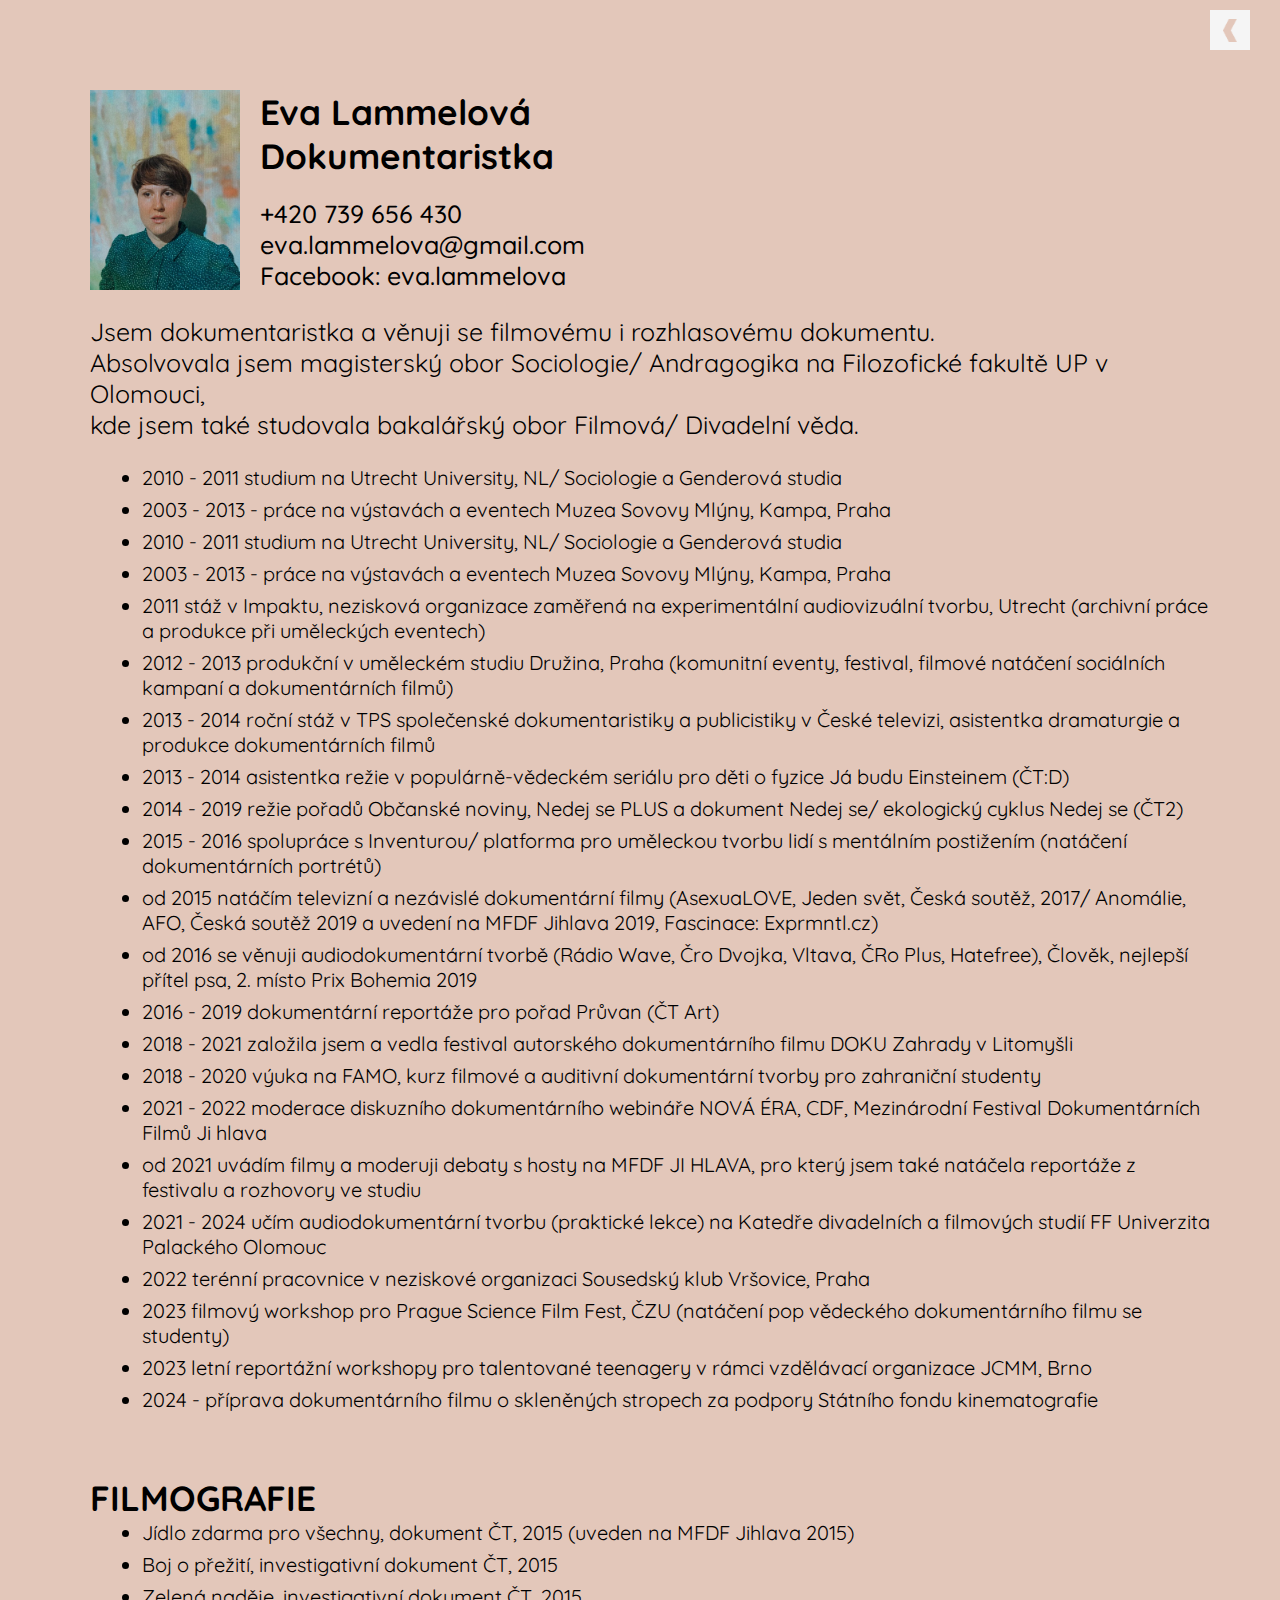
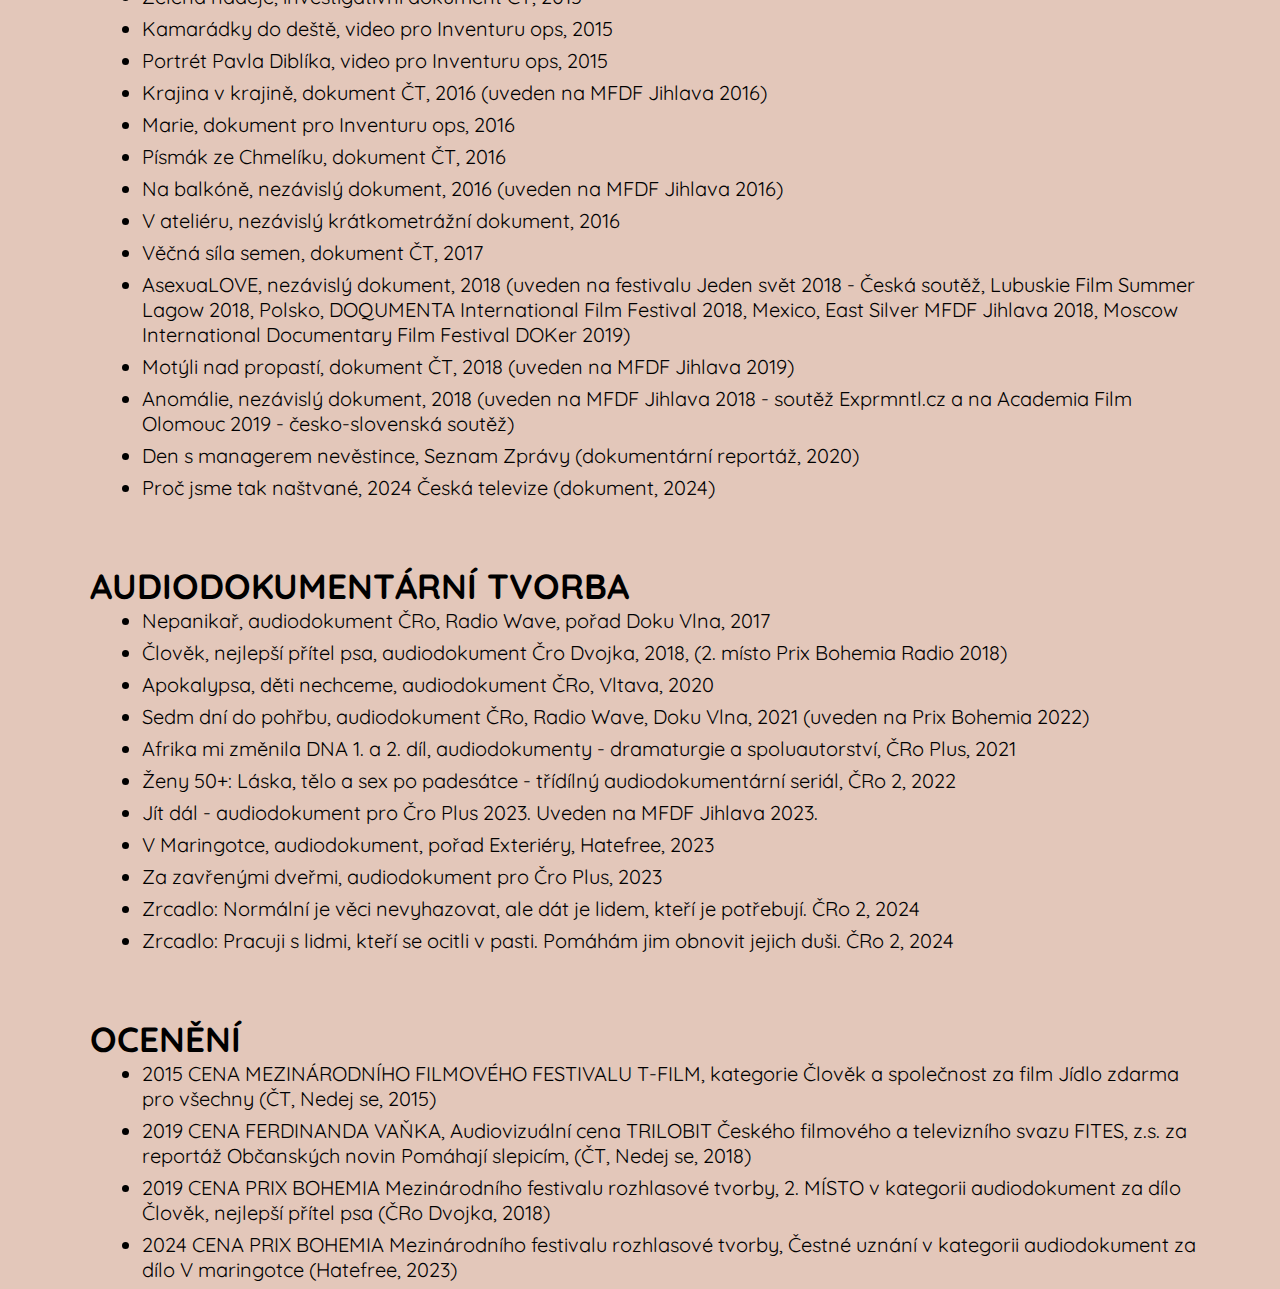
<file: aboutme.html>
<!DOCTYPE html>
<html>
<head>
  <meta charset="UTF-8"/>
  <title>Eva Lammelová</title>
  <meta name="viewport" content="width=device-width,initial-scale=1" />
  <meta name="description" content="" />
  <link rel="stylesheet" href="styles.css"/>
</head>
<body id="aboutme">

  <div id="navigation" style="opacity: 0;">
    <a href="index.html">HOME</a>
    <a href="aboutme.html">O MNĚ</a>
    <a href="films.html">DOKUMENTÁRNÍ FILMY</a>
    <a href="audio.html">AUDIOTVORBA</a>
    <a href="angry.html">PROČ JSME TAK NAŠTVANÉ?</a>
  </div>

  <button id="navigation-btn" onclick="openMenu()"><img src="arrow pink.png"/></button>

  <div id="contact">
    <img src="eva.webp"/>
    <div>
        <h3>Eva Lammelová<br>Dokumentaristka</h3>
        <br>
        <h4>+420 739 656 430</h4>
        <h4>eva.lammelova@gmail.com</h4>
        <h4><a href="https://www.facebook.com/eva.lammelova" target="_blank">Facebook: eva.lammelova</a></h4>
    </div>
  </div>

  <p>
    Jsem dokumentaristka a věnuji se filmovému i rozhlasovému dokumentu.<br>Absolvovala jsem magisterský obor Sociologie/ Andragogika na Filozofické fakultě UP v Olomouci,<br>kde jsem také studovala bakalářský obor Filmová/ Divadelní věda.
  </p>


  <ul>
    <li>2010 - 2011 studium na Utrecht University, NL/ Sociologie a Genderová studia</li>
    <li>2003 - 2013 - práce na výstavách a eventech Muzea Sovovy Mlýny, Kampa, Praha</li>
    <li>2010 - 2011 studium na Utrecht University, NL/ Sociologie a Genderová studia</li>
    <li>2003 - 2013 - práce na výstavách a eventech Muzea Sovovy Mlýny, Kampa, Praha</li>
    <li>2011 stáž v Impaktu, nezisková organizace zaměřená na experimentální audiovizuální tvorbu, Utrecht (archivní práce a produkce při uměleckých eventech)</li>
    <li>2012 - 2013 produkční v uměleckém studiu Družina, Praha (komunitní eventy, festival, filmové natáčení sociálních kampaní a dokumentárních filmů)</li>
    <li>2013 - 2014 roční stáž v TPS společenské dokumentaristiky a publicistiky v České televizi, asistentka dramaturgie a produkce dokumentárních filmů</li>
    <li>2013 - 2014 asistentka režie v populárně-vědeckém seriálu pro děti o fyzice Já budu Einsteinem (ČT:D)</li>
    <li>2014 - 2019 režie pořadů Občanské noviny, Nedej se PLUS a dokument Nedej se/ ekologický cyklus Nedej se (ČT2)</li>
    <li>2015 - 2016 spolupráce s Inventurou/ platforma pro uměleckou tvorbu lidí s mentálním postižením (natáčení dokumentárních portrétů)</li>
    <li>od 2015 natáčím televizní a nezávislé dokumentární filmy (AsexuaLOVE, Jeden svět, Česká soutěž, 2017/ Anomálie, AFO, Česká soutěž 2019 a uvedení na MFDF Jihlava 2019, Fascinace: Exprmntl.cz)</li>
    <li>od 2016 se věnuji audiodokumentární tvorbě (Rádio Wave, Čro Dvojka, Vltava, ČRo Plus, Hatefree), Člověk, nejlepší přítel psa, 2. místo Prix Bohemia 2019</li>
    <li>2016 - 2019 dokumentární reportáže pro pořad Průvan (ČT Art)</li>
    <li>2018 - 2021 založila jsem a vedla festival autorského dokumentárního filmu DOKU Zahrady v Litomyšli</li>
    <li>2018 - 2020 výuka na FAMO, kurz filmové a auditivní dokumentární tvorby pro zahraniční studenty</li>
    <li>2021 - 2022 moderace diskuzního dokumentárního webináře NOVÁ ÉRA, CDF, Mezinárodní Festival Dokumentárních Filmů Ji hlava</li>
    <li>od 2021 uvádím filmy a moderuji debaty s hosty na MFDF JI HLAVA, pro který jsem také natáčela reportáže z festivalu a rozhovory ve studiu</li>
    <li>2021 - 2024 učím audiodokumentární tvorbu (praktické lekce) na Katedře divadelních a filmových studií FF Univerzita Palackého Olomouc</li>
    <li>2022 terénní pracovnice v neziskové organizaci Sousedský klub Vršovice, Praha</li>
    <li>2023 filmový workshop pro Prague Science Film Fest, ČZU (natáčení pop vědeckého dokumentárního filmu se studenty)</li>
    <li>2023 letní reportážní workshopy pro talentované teenagery v rámci vzdělávací organizace JCMM, Brno</li>
    <li>2024 - příprava dokumentárního filmu o skleněných stropech za podpory Státního fondu kinematografie</li>
  </ul>

  <h3>FILMOGRAFIE</h3>

  <ul>
    <li>Jídlo zdarma pro všechny, dokument ČT, 2015 (uveden na MFDF Jihlava 2015)</li>
    <li>Boj o přežití, investigativní dokument ČT, 2015</li>
    <li>Zelená naděje, investigativní dokument ČT, 2015</li>
    <li>Kamarádky do deště, video pro Inventuru ops, 2015</li>
    <li>Portrét Pavla Diblíka, video pro Inventuru ops, 2015</li>
    <li>Krajina v krajině, dokument ČT, 2016 (uveden na MFDF Jihlava 2016)</li>
    <li>Marie, dokument pro Inventuru ops, 2016</li>
    <li>Písmák ze Chmelíku, dokument ČT, 2016</li>
    <li>Na balkóně, nezávislý dokument, 2016 (uveden na MFDF Jihlava 2016)</li>
    <li>V ateliéru, nezávislý krátkometrážní dokument, 2016</li>
    <li>Věčná síla semen, dokument ČT, 2017</li>
    <li>AsexuaLOVE, nezávislý dokument, 2018 (uveden na festivalu Jeden svět 2018 - Česká soutěž, Lubuskie Film Summer Lagow 2018, Polsko, DOQUMENTA International Film Festival 2018, Mexico, East Silver MFDF Jihlava 2018, Moscow International Documentary Film Festival DOKer 2019)</li>
    <li>Motýli nad propastí, dokument ČT, 2018  (uveden na MFDF Jihlava 2019) </li>
    <li>Anomálie, nezávislý dokument, 2018 (uveden na MFDF Jihlava 2018 - soutěž Exprmntl.cz a na Academia Film Olomouc 2019 - česko-slovenská soutěž)</li>
    <li>Den s managerem nevěstince, Seznam Zprávy (dokumentární reportáž, 2020)</li>
    <li>Proč jsme tak naštvané, 2024 Česká televize (dokument, 2024)</li>
  </ul>

  <h3>AUDIODOKUMENTÁRNÍ TVORBA</h3>

  <ul>
    <li>Nepanikař, audiodokument ČRo, Radio Wave, pořad Doku Vlna, 2017</li>
    <li>Člověk, nejlepší přítel psa, audiodokument Čro Dvojka, 2018, (2. místo Prix Bohemia Radio 2018)</li>
    <li>Apokalypsa, děti nechceme, audiodokument ČRo, Vltava, 2020</li>
    <li>Sedm dní do pohřbu, audiodokument ČRo, Radio Wave, Doku Vlna, 2021 (uveden na Prix Bohemia 2022)</li>
    <li>Afrika mi změnila DNA 1. a 2. díl, audiodokumenty - dramaturgie a spoluautorství, ČRo Plus, 2021</li>
    <li>Ženy 50+: Láska, tělo a sex po padesátce - třídílný audiodokumentární seriál, ČRo 2, 2022</li>
    <li>Jít dál - audiodokument pro Čro Plus 2023. Uveden na MFDF Jihlava 2023.</li>
    <li>V Maringotce, audiodokument, pořad Exteriéry, Hatefree, 2023</li>
    <li>Za zavřenými dveřmi, audiodokument pro Čro Plus, 2023</li>
    <li>Zrcadlo: Normální je věci nevyhazovat, ale dát je lidem, kteří je potřebují. ČRo 2, 2024</li>
    <li>Zrcadlo: Pracuji s lidmi, kteří se ocitli v pasti. Pomáhám jim obnovit jejich duši. ČRo 2, 2024</li>
  </ul>

  <h3>OCENĚNÍ</h3>

  <ul>
    <li>2015 CENA MEZINÁRODNÍHO FILMOVÉHO FESTIVALU T-FILM, kategorie Člověk a společnost za film Jídlo zdarma pro všechny (ČT, Nedej se, 2015)</li>
    <li>2019 CENA FERDINANDA VAŇKA, Audiovizuální cena TRILOBIT Českého filmového a televizního svazu FITES, z.s. za reportáž Občanských novin Pomáhají slepicím, (ČT, Nedej se, 2018)</li>
    <li>2019 CENA PRIX BOHEMIA Mezinárodního festivalu rozhlasové tvorby, 2. MÍSTO v kategorii audiodokument za dílo Člověk, nejlepší přítel psa (ČRo Dvojka, 2018)</li>
    <li>2024 CENA PRIX BOHEMIA Mezinárodního festivalu rozhlasové tvorby, Čestné uznání v kategorii audiodokument za dílo V maringotce (Hatefree, 2023)</li>
  </ul>


</body>
<script defer src="script.js"></script>
</html>
</file>
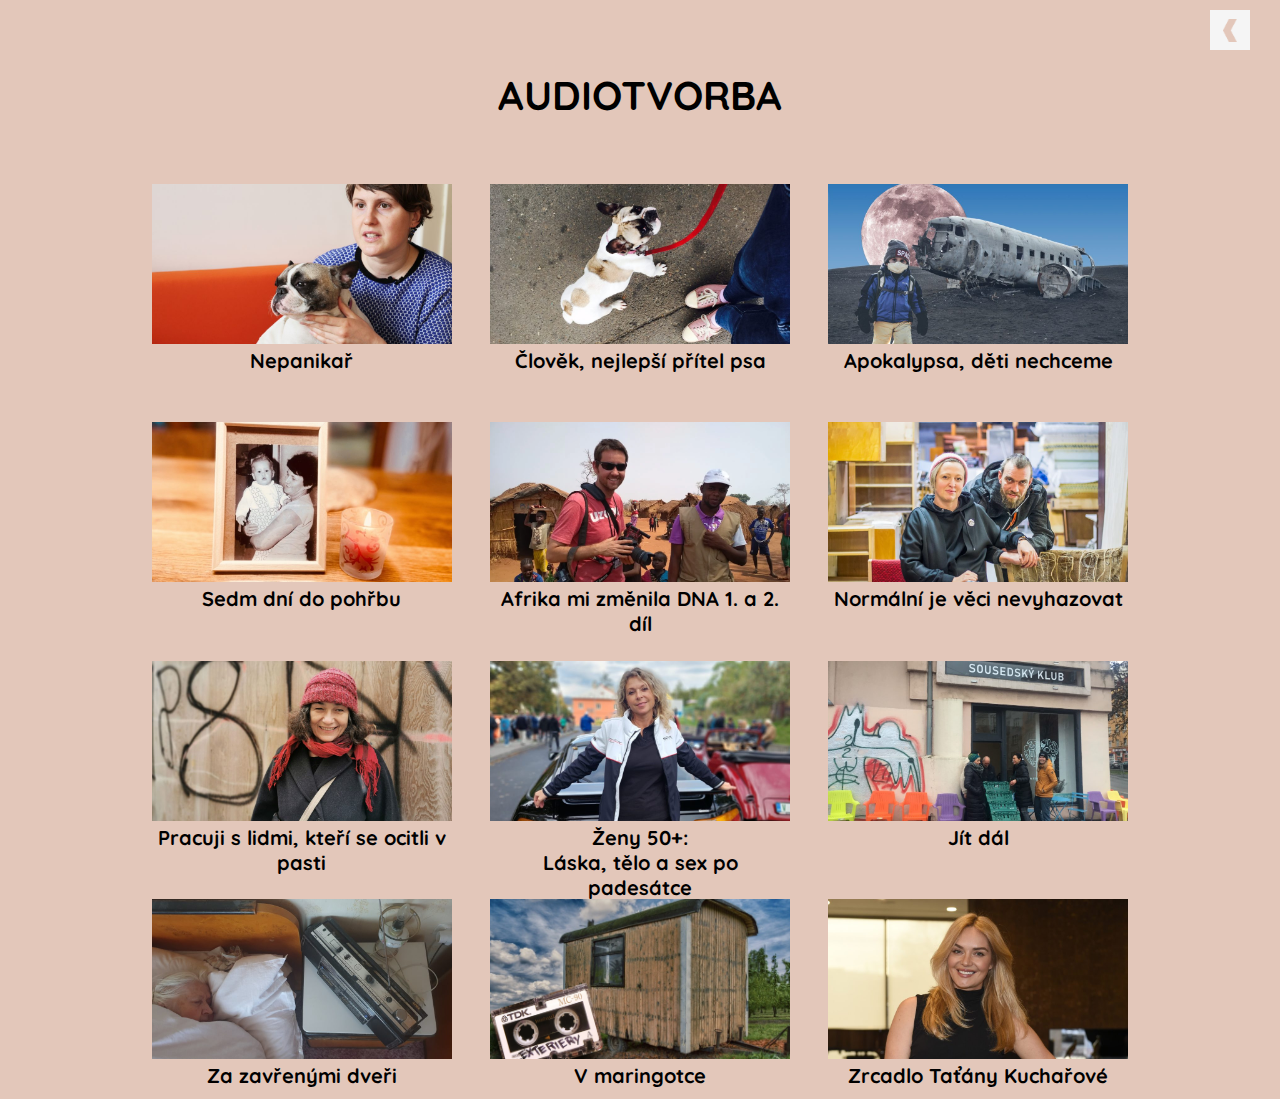
<file: audio.html>
<!DOCTYPE html>
<html>
<head>
  <meta charset="UTF-8"/>
  <title>Eva Lammelová</title>
  <meta name="viewport" content="width=device-width,initial-scale=1" />
  <meta name="description" content="" />
  <link rel="stylesheet" href="styles.css"/>
</head>
<body id="audio">

  <div id="navigation" style="opacity: 0;">
    <a href="index.html">HOME</a>
    <a href="aboutme.html">O MNĚ</a>
    <a href="films.html">DOKUMENTÁRNÍ FILMY</a>
    <a href="audio.html">AUDIOTVORBA</a>
    <a href="angry.html">WHY ARE WE SO ANGRY?</a>
  </div>

  <button id="navigation-btn" onclick="openMenu()"><img src="arrow pink.png"/></button>

  <h2>AUDIOTVORBA</h2>

  <div class="cards">

    <a href="https://wave.rozhlas.cz/nepanikarte-poslechnete-si-rozhlasovy-dokument-filmarky-ktera-proziva-panicke-5981053"><div>
        <img src="nepanikar.jpeg">
        <p>Nepanikař</p>
    </div></a>

    <a href="https://dvojka.rozhlas.cz/clovek-nejlepsi-pritel-psa-dokumentarni-sonda-do-jedne-domacnosti-s-buldocici-7612181"><div>
        <img src="clovek pes.jpg">
        <p>Člověk, nejlepší přítel psa</p>
    </div></a>

    <a href="https://vltava.rozhlas.cz/apokalypsa-deti-nechceme-8248920"><div>
        <img src="apokalypsa.jpg">
        <p>Apokalypsa, děti nechceme</p>
    </div></a>

    <a href="https://wave.rozhlas.cz/sedm-dni-do-pohrbu-poslechnete-si-dokument-o-poslednim-louceni-behem-pandemie-8430695"><div>
        <img src="pohreb.jpg">
        <p>Sedm dní do pohřbu</p>
    </div></a>

    <a href="https://lammelova.webnode.cz/afrika-mi-zmenila-dna/"><div>
        <img src="afrika.webp">
        <p>Afrika mi změnila DNA 1. a 2. díl</p>
    </div></a>

    <a href="https://dvojka.rozhlas.cz/normalni-je-veci-nevyhazovat-ale-dat-je-lidem-kteri-je-potrebuji-zrcadlo-9178387"><div>
        <img src="normalni.jpg">
        <p>Normální je věci nevyhazovat</p>
    </div></a>

    <a href="https://dvojka.rozhlas.cz/pracuji-s-lidmi-kteri-se-ocitli-v-pasti-pomaham-jim-obnovit-jejich-dusi-zrcadlo-9197161"><div>
        <img src="v pasti.jpg">
        <p>Pracuji s lidmi, kteří se ocitli v pasti</p>
    </div></a>

    <a href="https://dvojka.rozhlas.cz/zeny-50-laska-telo-a-sex-po-padesatce-tridilny-dokuserial-otevrenych-vypovedi-8844402"><div>
        <img src="zeny.jpg">
        <p>Ženy 50+:<br>Láska, tělo a sex po padesátce</p>
    </div></a>

    <a href="https://plus.rozhlas.cz/jit-dal-dokument-o-tom-proc-je-dulezite-prekonat-stud-z-chudoby-a-rici-si-o-8920806"><div>
        <img src="jit dal.jpg">
        <p>Jít dál</p>
    </div></a>

    <a href="https://plus.rozhlas.cz/az-40-procent-senioru-se-stalo-obetmi-domaciho-nasili-unikatni-dokument-prinasi-9120355"><div>
        <img src="za dveri.jpg">
        <p>Za zavřenými dveři</p>
    </div></a>

    <a href="https://www.hatefree.cz/audio/exteriery/v-maringotce-audiodokument-o-sexualnim-zivote-dvou-senioru"><div>
        <img src="v maringotce.webp">
        <p>V maringotce</p>
    </div></a>

    <a href="https://dvojka.rozhlas.cz/s-babickou-v-kuchyni-s-dedou-na-tenise-lasku-prarodicu-ted-vracim-ostatnim-9262646"><div>
        <img src="zrcadlo.jpg">
        <p>Zrcadlo Taťány Kuchařové</p>
    </div></a>

  </div>

</body>
<script src="script.js" defer></script>

</html>
</file>
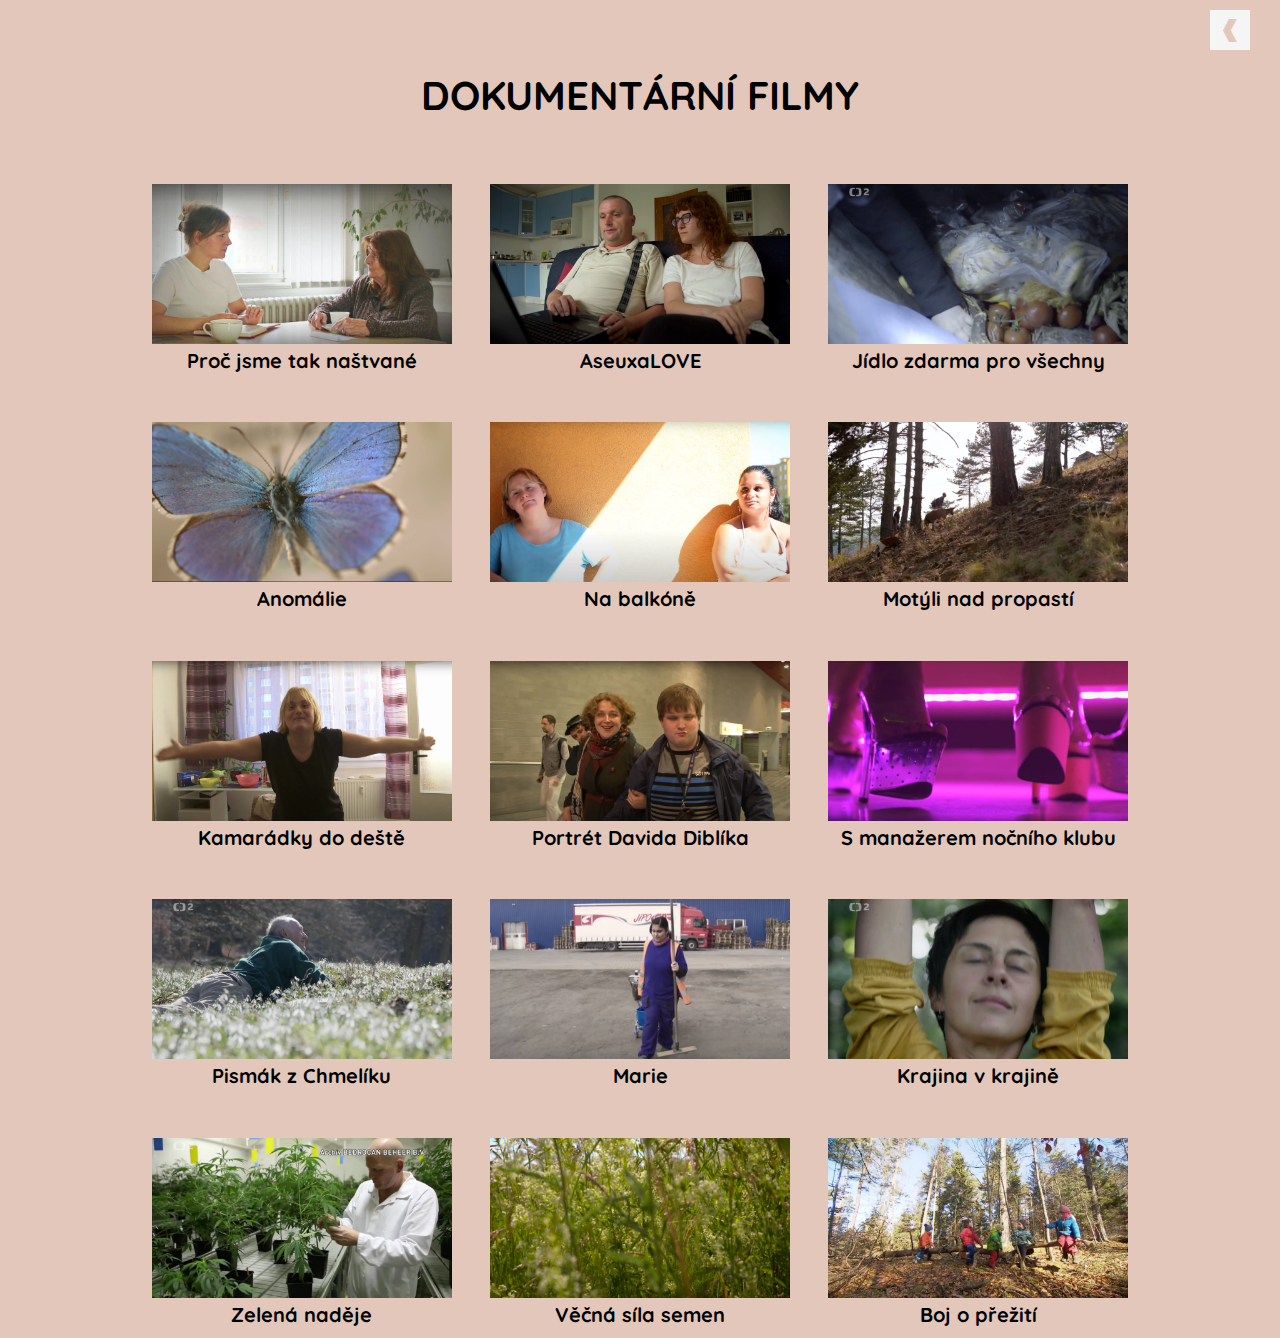
<file: films.html>
<!DOCTYPE html>
<html>
<head>
  <meta charset="UTF-8"/>
  <title>Eva Lammelová</title>
  <meta name="viewport" content="width=device-width,initial-scale=1" />
  <meta name="description" content="" />
  <link rel="stylesheet" href="styles.css"/>
</head>
<body id="films">

  <div id="navigation" style="opacity: 0;">
    <a href="index.html">HOME</a>
    <a href="aboutme.html">O MNĚ</a>
    <a href="films.html">DOKUMENTÁRNÍ FILMY</a>
    <a href="audio.html">AUDIOTVORBA</a>

    <a href="angry.html">PROČ JSME TAK NAŠTVANÉ?</a>
  </div>

  <h2>DOKUMENTÁRNÍ FILMY</h2>

  <button id="navigation-btn" onclick="openMenu()"><img src="arrow pink.png"/></button>

  <div class="cards">
    <a href="https://www.ceskatelevize.cz/porady/15867910002-proc-jsme-tak-nastvane/"><div>
        <img src="procjsmetaknastvane.webp">
        <p>Proč jsme tak naštvané</p>
    </div></a>

    <a href="https://dafilms.cz/film/10486-asexualove"><div>
        <img src="asexualove.webp">
        <p>AseuxaLOVE</p>
    </div></a>

    <a href="https://www.ceskatelevize.cz/porady/1095913550-nedej-se/215562248420010/"><div>
        <img src="jidlozdarma.webp">
        <p>Jídlo zdarma pro všechny</p>
    </div></a>

    <a href="https://dafilms.cz/film/10696-anomalie"><div>
        <img src="anomalie.webp">
        <p>Anomálie</p>
    </div></a>

    <a href="https://inventura.org/cz/video/74"><div>
        <img src="nabalkone.webp">
        <p>Na balkóně</p>
    </div></a>

    <a href="https://www.ceskatelevize.cz/porady/1095913550-nedej-se/218562248420012/"><div>
        <img src="motyli nad propasti.webp">
        <p>Motýli nad propastí</p>
    </div></a>

    <a href="https://inventura.org/cz/video/61"><div>
        <img src="kamaradky do deste.webp">
        <p>Kamarádky do deště</p>
    </div></a>

    <a href="https://inventura.org/cz/video/57"><div>
        <img src="Portret_Davida_Diblika.webp">
        <p>Portrét Davida Diblíka</p>
    </div></a>

    <a href="https://www.seznamzpravy.cz/clanek/nejsem-pasak-platim-vysoke-dane-a-zeny-v-sexbyznysu-se-snazim-chranit-lici-manazer-nevestince-84725"><div>
        <img src="Den s managerem nevestince.webp">
        <p>S manažerem nočního klubu</p>
    </div></a>

    <a href="https://www.ceskatelevize.cz/porady/1097944695-nas-venkov/216562243400005/"><div>
        <img src="pismakzchmeliku.webp">
        <p>Pismák z Chmelíku</p>
    </div></a>

    <a href="https://inventura.org/cz/video/63"><div>
        <img src="marie.webp">
        <p>Marie</p>
    </div></a>

    <a href="https://www.ceskatelevize.cz/porady/1095913550-nedej-se/216562248420020/"><div>
        <img src="krajinavkrajine.webp">
        <p>Krajina v krajině</p>
    </div></a>

    <a href="https://www.ceskatelevize.cz/porady/1095913550-nedej-se/215562248410032/"><div>
        <img src="zelena nadeje.webp">
        <p>Zelená naděje</p>
    </div></a>

    <a href="https://www.ceskatelevize.cz/porady/1095913550-nedej-se/217562248420018/"><div>
        <img src="vecna sila semen.webp">
        <p>Věčná síla semen</p>
    </div></a>

    <a href="https://www.ceskatelevize.cz/porady/1095913550-nedej-se/215562248410008/"><div>
        <img src="boj o preziti.webp">
        <p>Boj o přežití</p>
    </div></a>

  </div>

</body>
<script src="script.js" defer></script>
</html>
</file>
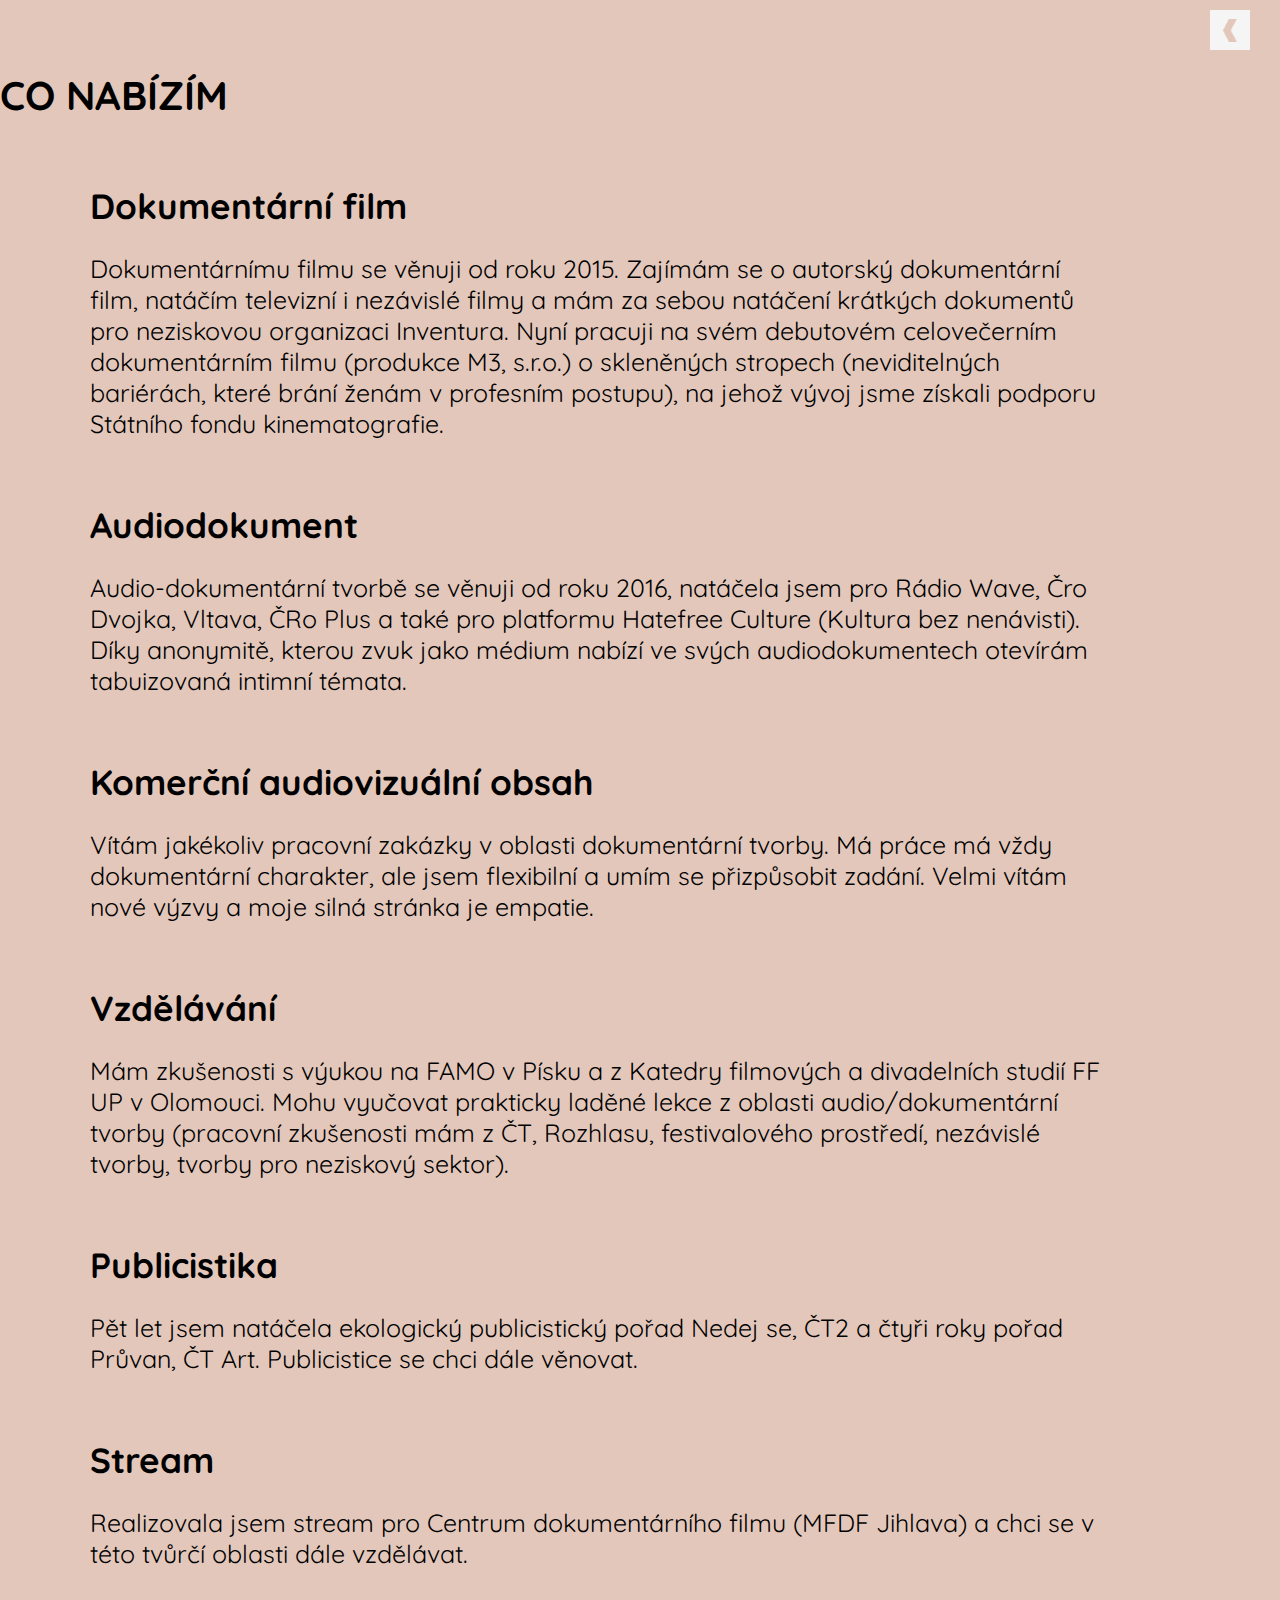
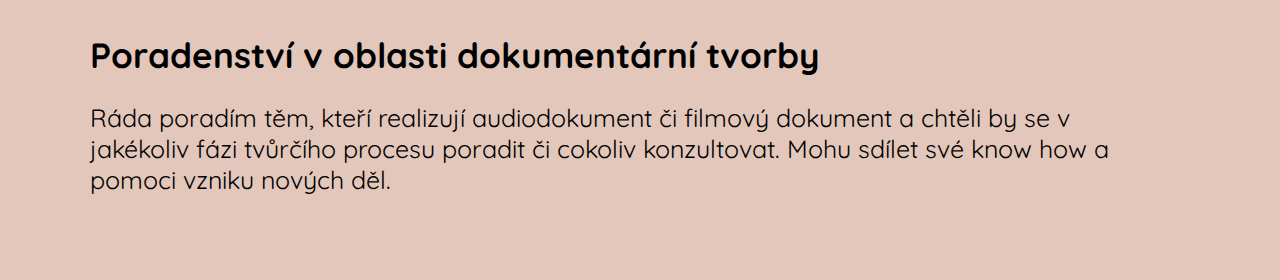
<file: offer.html>
<!DOCTYPE html>
<html>
<head>
  <meta charset="UTF-8"/>
  <title>Eva Lammelová</title>
  <meta name="viewport" content="width=device-width,initial-scale=1" />
  <meta name="description" content="" />
  <link rel="stylesheet" href="styles.css"/>
</head>
<body id="offer">

  <div id="navigation" style="opacity: 0;">
    <a href="index.html">HOME</a>
    <a href="aboutme.html">O MNĚ</a>
    <a href="films.html">DOKUMENTÁRNÍ FILMY</a>
    <a href="audio.html">AUDIOTVORBA</a>
    <a href="offer.html">NABÍZÍM</a>
    <a href="angry.html">WHY ARE WE SO ANGRY?</a>
  </div>

  <button id="navigation-btn" onclick="openMenu()"><img src="arrow pink.png"/></button>

  <h2>CO NABÍZÍM</h2>

  <h3>Dokumentární film</h3>
  <p>Dokumentárnímu filmu se věnuji od roku 2015. Zajímám se o autorský dokumentární film, natáčím televizní i nezávislé filmy a mám za sebou natáčení krátkých dokumentů pro neziskovou organizaci Inventura. Nyní pracuji na svém debutovém celovečerním dokumentárním filmu (produkce M3, s.r.o.) o skleněných stropech (neviditelných bariérách, které brání ženám v profesním postupu), na jehož vývoj jsme získali podporu Státního fondu kinematografie.</p>

  <h3>Audiodokument</h3>
  <p>Audio-dokumentární tvorbě se věnuji od roku 2016, natáčela jsem pro Rádio Wave, Čro Dvojka, Vltava, ČRo Plus a také pro platformu Hatefree Culture (Kultura bez nenávisti). Díky anonymitě, kterou zvuk jako médium nabízí ve svých audiodokumentech otevírám tabuizovaná intimní témata.</p>


  <h3>Komerční audiovizuální obsah</h3>
  <p>Vítám jakékoliv pracovní zakázky v oblasti dokumentární tvorby. Má práce má vždy dokumentární charakter, ale jsem flexibilní a umím se přizpůsobit zadání. Velmi vítám nové výzvy a moje silná stránka je empatie.</p>

  <h3>Vzdělávání</h3>
  <p>Mám zkušenosti s výukou na FAMO v Písku a z Katedry filmových a divadelních studií FF UP v Olomouci. Mohu vyučovat prakticky laděné lekce z oblasti audio/dokumentární tvorby (pracovní zkušenosti mám z ČT, Rozhlasu, festivalového prostředí, nezávislé tvorby, tvorby pro neziskový sektor).</p>

  <h3>Publicistika</h3>
  <p>Pět let jsem natáčela ekologický publicistický pořad Nedej se, ČT2 a čtyři roky pořad Průvan, ČT Art. Publicistice se chci dále věnovat.</p>

  <h3>Stream</h3>
  <p>Realizovala jsem stream pro Centrum dokumentárního filmu (MFDF Jihlava) a chci se v této tvůrčí oblasti dále vzdělávat.</p>

  <h3>Poradenství v oblasti dokumentární tvorby</h3>
  <p>Ráda poradím těm, kteří realizují audiodokument či filmový dokument a chtěli by se v jakékoliv fázi tvůrčího procesu poradit či cokoliv konzultovat. Mohu sdílet své know how a pomoci vzniku nových děl.</p>

  <br>
  <br>
  <br>


</body>
<script src="script.js" defer></script>

</html>
</file>
<file: styles.css>
@import url('https://fonts.googleapis.com/css2?family=Quicksand:wght@300..700&display=swap');

body {
    margin: 0;
    font-family: "Quicksand";
    background-color: #e3c7ba;
}

a {
    text-decoration: none;
    color: black;
}

h2 {
    margin: clamp(70px, 5vw, 5vw) 0 0 0;
    font-size: 40px;
}

h3 {
    margin: 5vw 0 0 7vw;
    font-size: 35px;
}

h4 {
    margin: 0 0 0 7vw;
    font-size: 25px;
    font-weight: 500;
}

p {
    margin-left: 7vw;
    font-size: 25px;
    width: 80vw;
}

ul {
    font-size: 20px;
    margin: 0 5vw 0 8vw;
}

li {
    margin-bottom: 7px;
}

/* navigation: */

#navigation {
   position: absolute;
   display: flex;
   font-weight: 700;
   top: 10px;
   width: calc(97vw - 65px);
   height: 40px;
   flex-direction: row-reverse;
   align-items: center;
   gap: 3vw;
   z-index: 2;
}

#navigation a {
   color: white;
}

#navigation-btn {
    padding-top: 5px;
    position: absolute;
    top: 10px;
    right: 30px;
    height: 40px;
    width: 40px;
    background-color: whitesmoke;
    border: none;
    cursor: pointer;
}

#navigation-btn img {
    width: 100%;
    height: 70%;
    object-fit: contain;
}


/* index: */

#index {
    background-image: url("evaainka.jpg");
    background-size: cover;
    background-repeat: no-repeat;
    overflow-x: hidden;
}

#name-title {
    color: #e3c7ba; 
    position: absolute;
    left: 30px;
    bottom: 30px;
    margin: 0;
    padding: 10px 20px 10px 20px;
    font-size: 45px;
}   


/* about me: */

#contact {
    display: flex;
    margin: 7vw 0 0 7vw;
    gap: 20px;
}

#contact img {
    height: 200px;
    width: 150px;
    object-fit: cover;
}

#contact h3 {
    margin: 0;
}

#contact h4 {
    margin: 0;
}

/* angry: */
#angry h2 {
    margin-left: 7vw;
}

#angry p i {
    font-weight: 600;
}

#angry-imgs {
    margin-left: 7vw;
}

#angry-imgs img:nth-child(1) {
    width: clamp(150px, 20vw, 20vw);
    height: clamp(150px, 20vw, 20vw);
    object-fit: cover;
}

#angry-imgs img:nth-child(2), #angry-imgs img:nth-child(3) {
    width: clamp(220px, 30vw, 30vw);
    height: clamp(150px, 20vw, 20vw);
    object-fit: cover;
}



/* films: */

#films {
    display: flex;
    flex-direction: column;
}

#films h2, #audio h2 {
    text-align: center;
}


/* cards: */

.cards {
    margin: 5vw 7vw 0 7vw;
    display: flex;
    justify-content: center;
    gap: 3vw;
    flex-wrap: wrap;
}

.cards div {
    width: 300px;
    height: 200px;
}

.cards div img {
    width: 100%;
    height: 80%;
    object-fit: cover;
}

.cards div p {
    margin: 0;
    font-weight: 700;
    font-size: 20px;
    width: fit-content;
    text-align: center;
    width: 100%;    
}

@media (max-width: 665px) {
    #name-title {
        left: 10px;
        bottom: 40vh;
        color: rgb(255, 255, 255);
    }
}
</file>
